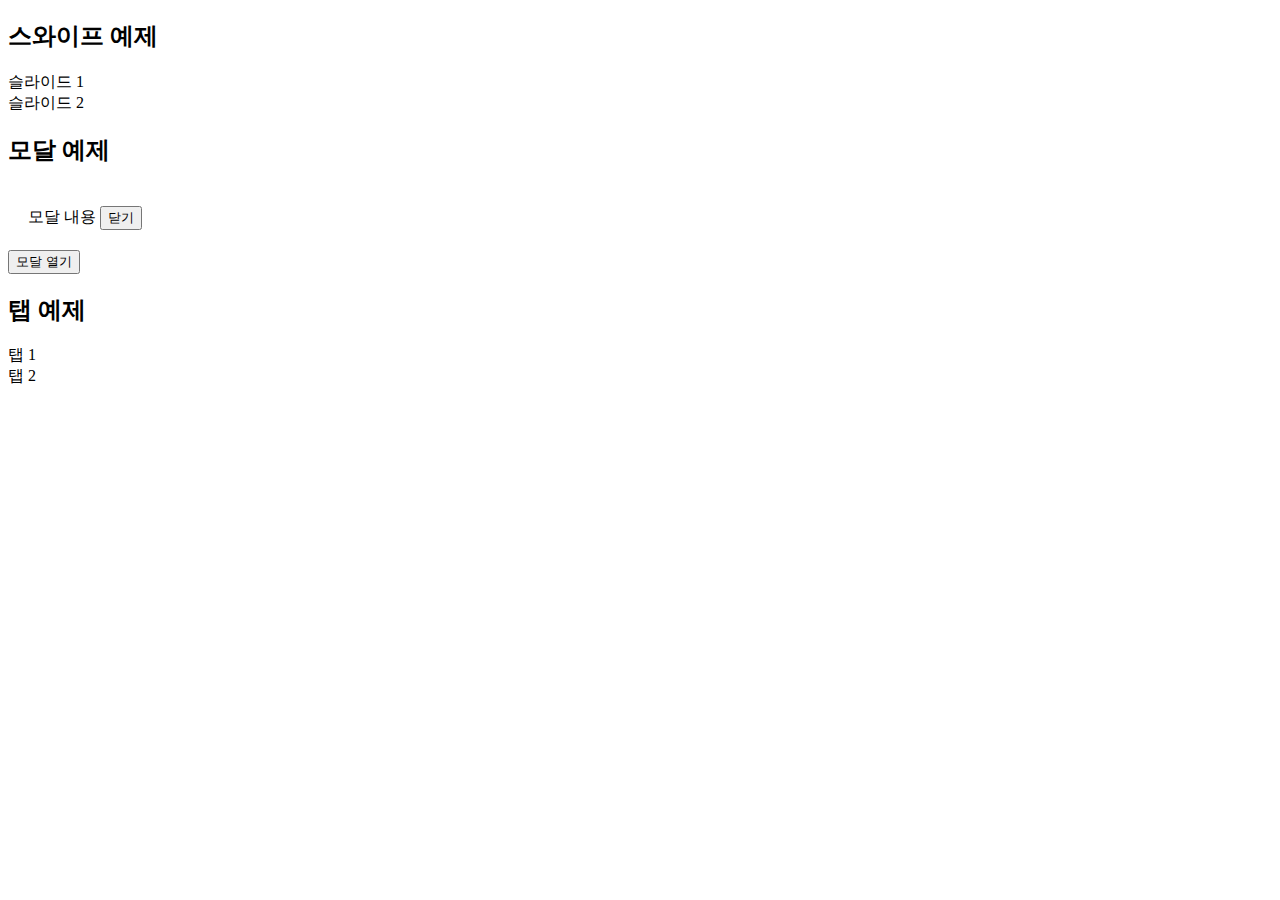
<file: examples/index.html>
<!DOCTYPE html>
<html lang="ko">
    <head>
        <meta charset="UTF-8">
        <title>Brand Style Guide Demo</title>

        <!-- Swiper 외부 CDN 로드 필요 -->
        <script src="https://unpkg.com/swiper@11/swiper-bundle.min.js"></script>
        <script src="../components/swiper/swiper-carousel.js"></script>
        <script src="../components/modal/modal.js"></script>
        <script src="../components/tabs/tabs.js"></script>
    </head>
    <body>
        <h2>스와이프 예제</h2>
        <swiper-carousel data-config='{"slidesPerView":2,"spaceBetween":10}'>
            <div class="swiper-slide">슬라이드 1</div>
            <div class="swiper-slide">슬라이드 2</div>
        </swiper-carousel>

        <h2>모달 예제</h2>
        <simple-modal id="testModal">
            <div style="background:white;padding:20px;">
                모달 내용
                <button id="closeBtn">닫기</button>
            </div>
        </simple-modal>
        <button id="openBtn">모달 열기</button>

        <h2>탭 예제</h2>
        <simple-tabs>
            <div>탭 1</div>
            <div>탭 2</div>
        </simple-tabs>

        <script>
            const testModal = document.querySelector('#testModal');
            document.querySelector('#openBtn').addEventListener('click', () => testModal.open());
            document.querySelector('#closeBtn').addEventListener('click', () => testModal.close());
        </script>
    </body>
</html>
</file>
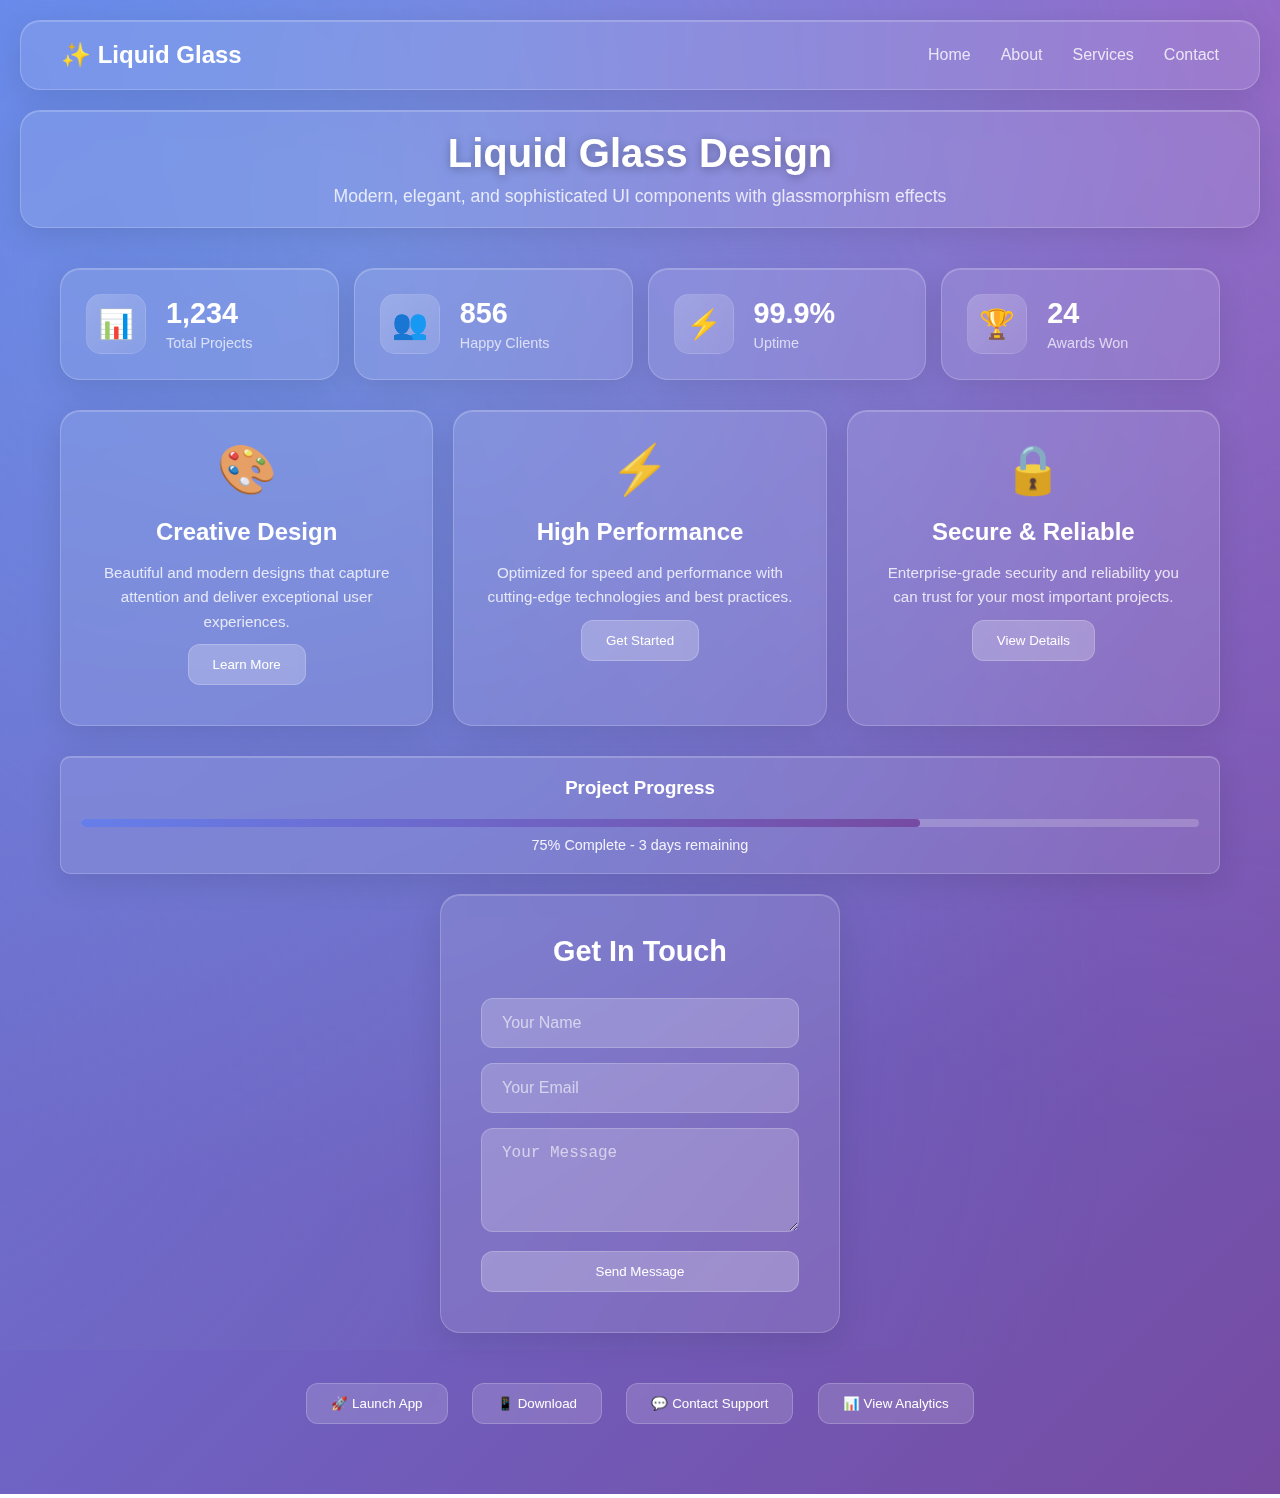
<file: liquid-glass-sample.html>
<!DOCTYPE html>
<html lang="ko">
<head>
  <meta charset="UTF-8">
  <title>Liquid Glass Design Sample</title>
  <meta name="viewport" content="width=device-width, initial-scale=1.0">
  
  <style>
    * {
      margin: 0;
      padding: 0;
      box-sizing: border-box;
    }
    
    body {
      font-family: 'SF Pro Display', -apple-system, BlinkMacSystemFont, 'Segoe UI', Roboto, sans-serif;
      background: linear-gradient(135deg, #667eea 0%, #764ba2 100%);
      min-height: 100vh;
      overflow-x: hidden;
    }
    
    /* 배경 장식 원들 */
    body::before {
      content: '';
      position: fixed;
      top: -50%;
      left: -50%;
      width: 200%;
      height: 200%;
      background: 
        radial-gradient(circle at 20% 80%, rgba(120, 119, 198, 0.3) 0%, transparent 50%),
        radial-gradient(circle at 80% 20%, rgba(255, 119, 198, 0.3) 0%, transparent 50%),
        radial-gradient(circle at 40% 40%, rgba(120, 219, 255, 0.3) 0%, transparent 50%);
      animation: float 20s ease-in-out infinite;
      z-index: -1;
    }
    
    @keyframes float {
      0%, 100% { transform: translateY(0px) rotate(0deg); }
      50% { transform: translateY(-20px) rotate(180deg); }
    }
    
    /* Liquid Glass 컨테이너 */
    .glass-container {
      background: rgba(255, 255, 255, 0.1);
      backdrop-filter: blur(20px);
      border: 1px solid rgba(255, 255, 255, 0.2);
      border-radius: 20px;
      box-shadow: 
        0 8px 32px rgba(0, 0, 0, 0.1),
        inset 0 1px 0 rgba(255, 255, 255, 0.2);
      transition: all 0.3s cubic-bezier(0.4, 0, 0.2, 1);
    }
    
    .glass-container:hover {
      transform: translateY(-5px);
      box-shadow: 
        0 20px 40px rgba(0, 0, 0, 0.15),
        inset 0 1px 0 rgba(255, 255, 255, 0.3);
    }
    
    /* 헤더 */
    .header {
      padding: 20px;
      margin: 20px;
      text-align: center;
    }
    
    .header h1 {
      color: white;
      font-size: 2.5rem;
      font-weight: 700;
      margin-bottom: 10px;
      text-shadow: 0 2px 10px rgba(0, 0, 0, 0.3);
    }
    
    .header p {
      color: rgba(255, 255, 255, 0.8);
      font-size: 1.1rem;
      font-weight: 300;
    }
    
    /* 메인 컨테이너 */
    .main-container {
      max-width: 1200px;
      margin: 0 auto;
      padding: 20px;
    }
    
    /* 그리드 레이아웃 */
    .glass-grid {
      display: grid;
      grid-template-columns: repeat(auto-fit, minmax(300px, 1fr));
      gap: 20px;
      margin-bottom: 30px;
    }
    
    /* 카드 스타일 */
    .glass-card {
      padding: 30px;
      display: flex;
      flex-direction: column;
      align-items: center;
      text-align: center;
      min-height: 200px;
    }
    
    .glass-card .icon {
      font-size: 3rem;
      margin-bottom: 20px;
      opacity: 0.9;
    }
    
    .glass-card h3 {
      color: white;
      font-size: 1.5rem;
      font-weight: 600;
      margin-bottom: 15px;
    }
    
    .glass-card p {
      color: rgba(255, 255, 255, 0.8);
      line-height: 1.6;
      font-size: 0.95rem;
    }
    
    /* 통계 카드 */
    .stats-grid {
      display: grid;
      grid-template-columns: repeat(auto-fit, minmax(250px, 1fr));
      gap: 15px;
      margin-bottom: 30px;
    }
    
    .stat-card {
      padding: 25px;
      display: flex;
      align-items: center;
      gap: 20px;
    }
    
    .stat-icon {
      width: 60px;
      height: 60px;
      background: linear-gradient(135deg, rgba(255, 255, 255, 0.2), rgba(255, 255, 255, 0.1));
      border-radius: 15px;
      display: flex;
      align-items: center;
      justify-content: center;
      font-size: 1.8rem;
      border: 1px solid rgba(255, 255, 255, 0.1);
    }
    
    .stat-content h4 {
      color: white;
      font-size: 1.8rem;
      font-weight: 700;
      margin-bottom: 5px;
    }
    
    .stat-content p {
      color: rgba(255, 255, 255, 0.7);
      font-size: 0.9rem;
    }
    
    /* 버튼 스타일 */
    .glass-button {
      background: rgba(255, 255, 255, 0.15);
      backdrop-filter: blur(10px);
      border: 1px solid rgba(255, 255, 255, 0.2);
      border-radius: 12px;
      padding: 12px 24px;
      color: white;
      font-weight: 500;
      cursor: pointer;
      transition: all 0.3s ease;
      text-decoration: none;
      display: inline-block;
      margin: 10px;
    }
    
    .glass-button:hover {
      background: rgba(255, 255, 255, 0.25);
      transform: translateY(-2px);
      box-shadow: 0 10px 25px rgba(0, 0, 0, 0.2);
    }
    
    /* 입력 필드 */
    .glass-input {
      background: rgba(255, 255, 255, 0.1);
      backdrop-filter: blur(10px);
      border: 1px solid rgba(255, 255, 255, 0.2);
      border-radius: 12px;
      padding: 15px 20px;
      color: white;
      font-size: 1rem;
      width: 100%;
      margin-bottom: 15px;
      transition: all 0.3s ease;
    }
    
    .glass-input::placeholder {
      color: rgba(255, 255, 255, 0.6);
    }
    
    .glass-input:focus {
      outline: none;
      border-color: rgba(255, 255, 255, 0.4);
      background: rgba(255, 255, 255, 0.15);
      box-shadow: 0 0 20px rgba(255, 255, 255, 0.1);
    }
    
    /* 폼 컨테이너 */
    .form-container {
      max-width: 400px;
      margin: 0 auto;
      padding: 40px;
    }
    
    .form-container h3 {
      color: white;
      text-align: center;
      margin-bottom: 30px;
      font-size: 1.8rem;
      font-weight: 600;
    }
    
    /* 프로그레스 바 */
    .progress-container {
      background: rgba(255, 255, 255, 0.1);
      border-radius: 10px;
      padding: 20px;
      margin-bottom: 20px;
    }
    
    .progress-bar {
      width: 100%;
      height: 8px;
      background: rgba(255, 255, 255, 0.2);
      border-radius: 4px;
      overflow: hidden;
      margin-bottom: 10px;
    }
    
    .progress-fill {
      height: 100%;
      background: linear-gradient(90deg, #667eea, #764ba2);
      border-radius: 4px;
      width: 75%;
      animation: progress 2s ease-in-out;
    }
    
    @keyframes progress {
      0% { width: 0%; }
      100% { width: 75%; }
    }
    
    .progress-text {
      color: rgba(255, 255, 255, 0.9);
      font-size: 0.9rem;
      text-align: center;
    }
    
    /* 네비게이션 */
    .glass-nav {
      padding: 20px 40px;
      margin: 20px;
      display: flex;
      justify-content: space-between;
      align-items: center;
    }
    
    .nav-logo {
      color: white;
      font-size: 1.5rem;
      font-weight: 700;
    }
    
    .nav-links {
      display: flex;
      gap: 30px;
    }
    
    .nav-links a {
      color: rgba(255, 255, 255, 0.8);
      text-decoration: none;
      transition: color 0.3s ease;
      font-weight: 500;
    }
    
    .nav-links a:hover {
      color: white;
    }
    
    /* 반응형 */
    @media (max-width: 768px) {
      .header h1 {
        font-size: 2rem;
      }
      
      .main-container {
        padding: 10px;
      }
      
      .glass-nav {
        flex-direction: column;
        gap: 20px;
        text-align: center;
      }
      
      .nav-links {
        justify-content: center;
      }
      
      .form-container {
        padding: 20px;
      }
    }
    
    /* 특별한 효과들 */
    .shimmer {
      position: relative;
      overflow: hidden;
    }
    
    .shimmer::before {
      content: '';
      position: absolute;
      top: 0;
      left: -100%;
      width: 100%;
      height: 100%;
      background: linear-gradient(90deg, transparent, rgba(255, 255, 255, 0.1), transparent);
      animation: shimmer 3s infinite;
    }
    
    @keyframes shimmer {
      0% { left: -100%; }
      100% { left: 100%; }
    }
  </style>
</head>
<body>
  <!-- 네비게이션 -->
  <nav class="glass-container glass-nav">
    <div class="nav-logo">✨ Liquid Glass</div>
    <div class="nav-links">
      <a href="#home">Home</a>
      <a href="#about">About</a>
      <a href="#services">Services</a>
      <a href="#contact">Contact</a>
    </div>
  </nav>

  <!-- 헤더 -->
  <header class="glass-container header">
    <h1>Liquid Glass Design</h1>
    <p>Modern, elegant, and sophisticated UI components with glassmorphism effects</p>
  </header>

  <div class="main-container">
    <!-- 통계 섹션 -->
    <div class="stats-grid">
      <div class="glass-container stat-card shimmer">
        <div class="stat-icon">📊</div>
        <div class="stat-content">
          <h4>1,234</h4>
          <p>Total Projects</p>
        </div>
      </div>
      
      <div class="glass-container stat-card shimmer">
        <div class="stat-icon">👥</div>
        <div class="stat-content">
          <h4>856</h4>
          <p>Happy Clients</p>
        </div>
      </div>
      
      <div class="glass-container stat-card shimmer">
        <div class="stat-icon">⚡</div>
        <div class="stat-content">
          <h4>99.9%</h4>
          <p>Uptime</p>
        </div>
      </div>
      
      <div class="glass-container stat-card shimmer">
        <div class="stat-icon">🏆</div>
        <div class="stat-content">
          <h4>24</h4>
          <p>Awards Won</p>
        </div>
      </div>
    </div>

    <!-- 메인 카드 그리드 -->
    <div class="glass-grid">
      <div class="glass-container glass-card">
        <div class="icon">🎨</div>
        <h3>Creative Design</h3>
        <p>Beautiful and modern designs that capture attention and deliver exceptional user experiences.</p>
        <button class="glass-button">Learn More</button>
      </div>
      
      <div class="glass-container glass-card">
        <div class="icon">⚡</div>
        <h3>High Performance</h3>
        <p>Optimized for speed and performance with cutting-edge technologies and best practices.</p>
        <button class="glass-button">Get Started</button>
      </div>
      
      <div class="glass-container glass-card">
        <div class="icon">🔒</div>
        <h3>Secure & Reliable</h3>
        <p>Enterprise-grade security and reliability you can trust for your most important projects.</p>
        <button class="glass-button">View Details</button>
      </div>
    </div>

    <!-- 프로그레스 섹션 -->
    <div class="glass-container progress-container">
      <h3 style="color: white; text-align: center; margin-bottom: 20px;">Project Progress</h3>
      <div class="progress-bar">
        <div class="progress-fill"></div>
      </div>
      <div class="progress-text">75% Complete - 3 days remaining</div>
    </div>

    <!-- 폼 섹션 -->
    <div class="glass-container form-container">
      <h3>Get In Touch</h3>
      <form>
        <input type="text" class="glass-input" placeholder="Your Name" required>
        <input type="email" class="glass-input" placeholder="Your Email" required>
        <textarea class="glass-input" placeholder="Your Message" rows="4" required style="resize: vertical;"></textarea>
        <button type="submit" class="glass-button" style="width: 100%; margin: 0;">Send Message</button>
      </form>
    </div>

    <!-- 추가 기능 버튼들 -->
    <div style="text-align: center; margin: 40px 0;">
      <button class="glass-button">🚀 Launch App</button>
      <button class="glass-button">📱 Download</button>
      <button class="glass-button">💬 Contact Support</button>
      <button class="glass-button">📊 View Analytics</button>
    </div>
  </div>

  <script>
    // 간단한 인터랙션 효과
    document.querySelectorAll('.glass-container').forEach(container => {
      container.addEventListener('mouseenter', () => {
        container.style.transform = 'translateY(-5px) scale(1.02)';
      });
      
      container.addEventListener('mouseleave', () => {
        container.style.transform = 'translateY(0) scale(1)';
      });
    });

    // 폼 제출 처리
    document.querySelector('form').addEventListener('submit', (e) => {
      e.preventDefault();
      alert('Message sent! (This is just a demo)');
    });
  </script>
</body>
</html>
</file>
